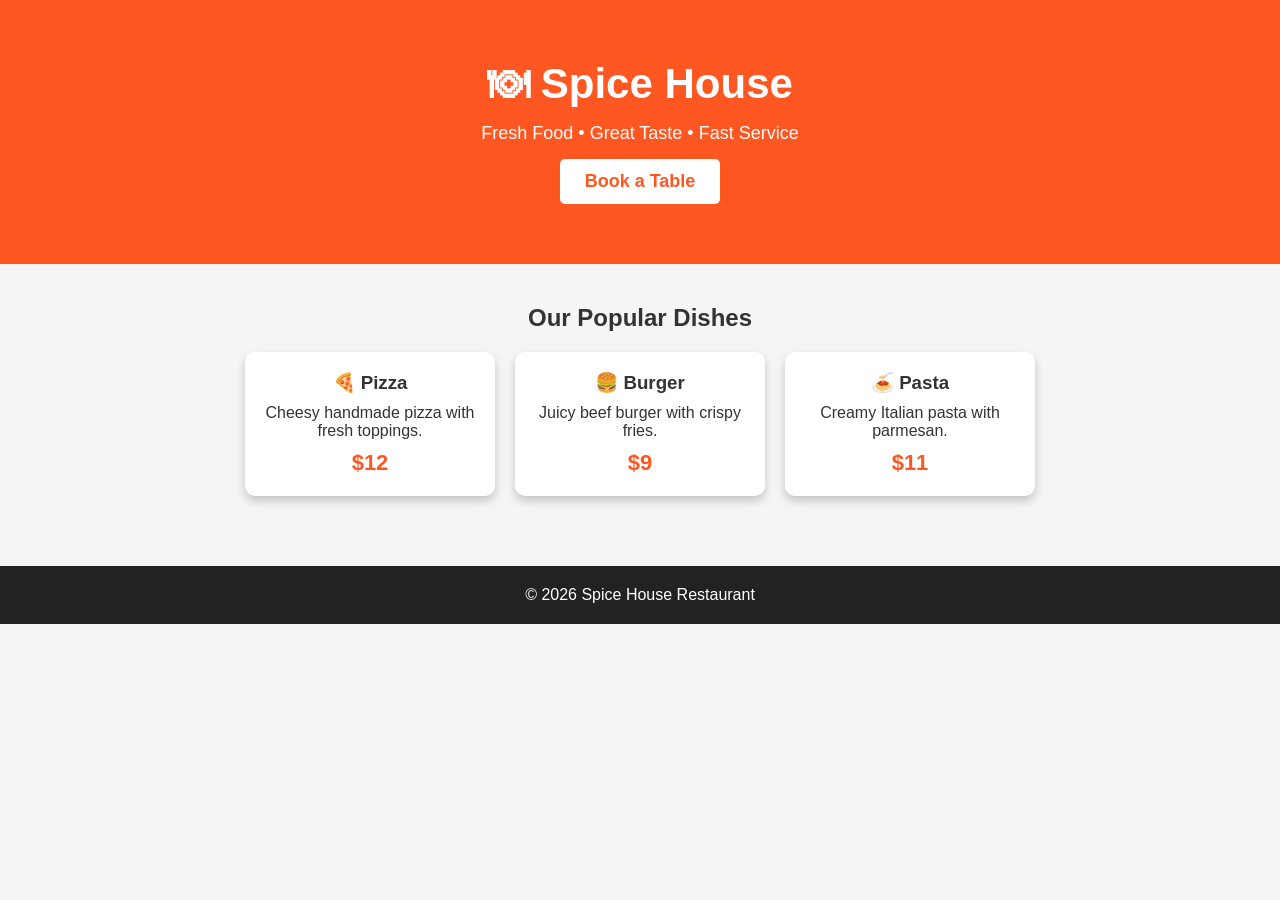
<file: Index.html>
<!DOCTYPE html>
<html lang="en">
<head>
<meta charset="UTF-8">
<meta name="viewport" content="width=device-width, initial-scale=1.0">
<title>Spice House Restaurant</title>

<style>
*{
margin:0;
padding:0;
box-sizing:border-box;
font-family:Arial,sans-serif;
}

body{
background:#f5f5f5;
color:#333;
}

header{
background:#ff5722;
color:white;
text-align:center;
padding:60px 20px;
}

header h1{
font-size:42px;
}

header p{
margin:15px 0;
font-size:18px;
}

button{
padding:12px 25px;
border:none;
background:white;
color:#ff5722;
font-size:18px;
font-weight:bold;
border-radius:5px;
cursor:pointer;
}

section{
padding:40px 20px;
text-align:center;
}

.cards{
display:flex;
flex-wrap:wrap;
justify-content:center;
gap:20px;
margin-top:20px;
}

.card{
background:white;
width:250px;
padding:20px;
border-radius:10px;
box-shadow:0 5px 10px rgba(0,0,0,.2);
}

.card h3{
margin-bottom:10px;
}

.price{
color:#ff5722;
font-size:22px;
font-weight:bold;
margin-top:10px;
}

footer{
background:#222;
color:white;
text-align:center;
padding:20px;
margin-top:30px;
}
</style>

</head>

<body>

<header>
<h1>🍽 Spice House</h1>
<p>Fresh Food • Great Taste • Fast Service</p>
<button>Book a Table</button>
</header>

<section>

<h2>Our Popular Dishes</h2>

<div class="cards">

<div class="card">
<h3>🍕 Pizza</h3>
<p>Cheesy handmade pizza with fresh toppings.</p>
<p class="price">$12</p>
</div>

<div class="card">
<h3>🍔 Burger</h3>
<p>Juicy beef burger with crispy fries.</p>
<p class="price">$9</p>
</div>

<div class="card">
<h3>🍝 Pasta</h3>
<p>Creamy Italian pasta with parmesan.</p>
<p class="price">$11</p>
</div>

</div>

</section>

<footer>
<p>© 2026 Spice House Restaurant</p>
</footer>

</body>
</html>
</file>
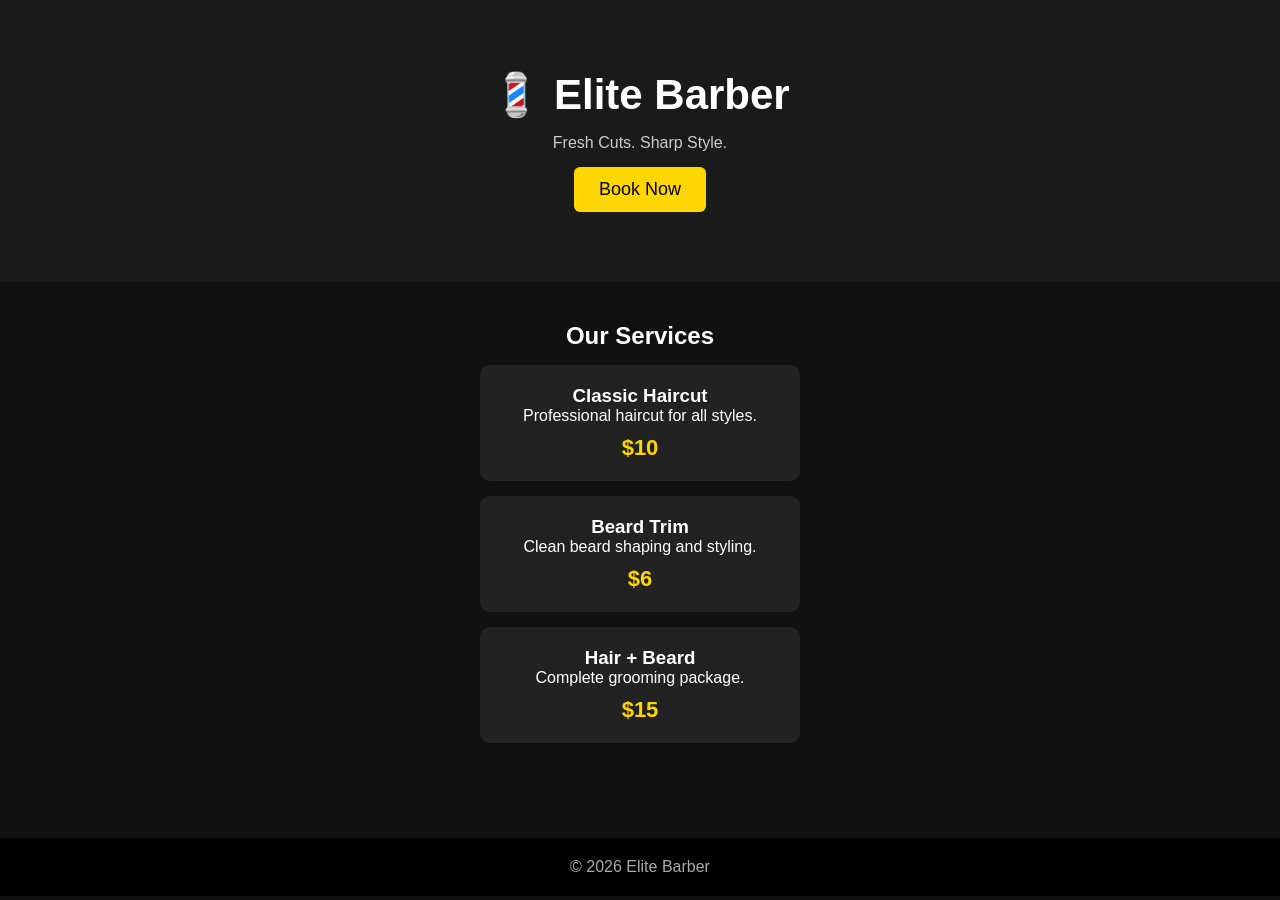
<file: barbershop.html>
<!DOCTYPE html>
<html lang="en">
<head>
<meta charset="UTF-8">
<meta name="viewport" content="width=device-width, initial-scale=1.0">
<title>Elite Barber</title>

<style>
*{
margin:0;
padding:0;
box-sizing:border-box;
font-family:Arial,sans-serif;
}

body{
background:#111;
color:white;
}

header{
text-align:center;
padding:70px 20px;
background:#1a1a1a;
}

h1{
font-size:42px;
}

header p{
margin:15px 0;
color:#ccc;
}

button{
padding:12px 25px;
background:gold;
border:none;
font-size:18px;
cursor:pointer;
border-radius:6px;
}

section{
padding:40px 20px;
text-align:center;
}

.card{
background:#222;
margin:15px auto;
padding:20px;
max-width:320px;
border-radius:10px;
}

.price{
color:gold;
font-size:22px;
margin-top:10px;
font-weight:bold;
}

footer{
background:#000;
padding:20px;
text-align:center;
margin-top:40px;
color:#aaa;
}
</style>
</head>

<body>

<header>
<h1>💈 Elite Barber</h1>
<p>Fresh Cuts. Sharp Style.</p>
<button>Book Now</button>
</header>

<section>
<h2>Our Services</h2>

<div class="card">
<h3>Classic Haircut</h3>
<p>Professional haircut for all styles.</p>
<p class="price">$10</p>
</div>

<div class="card">
<h3>Beard Trim</h3>
<p>Clean beard shaping and styling.</p>
<p class="price">$6</p>
</div>

<div class="card">
<h3>Hair + Beard</h3>
<p>Complete grooming package.</p>
<p class="price">$15</p>
</div>

</section>

<footer>
© 2026 Elite Barber
</footer>

</body>
</html>
</file>
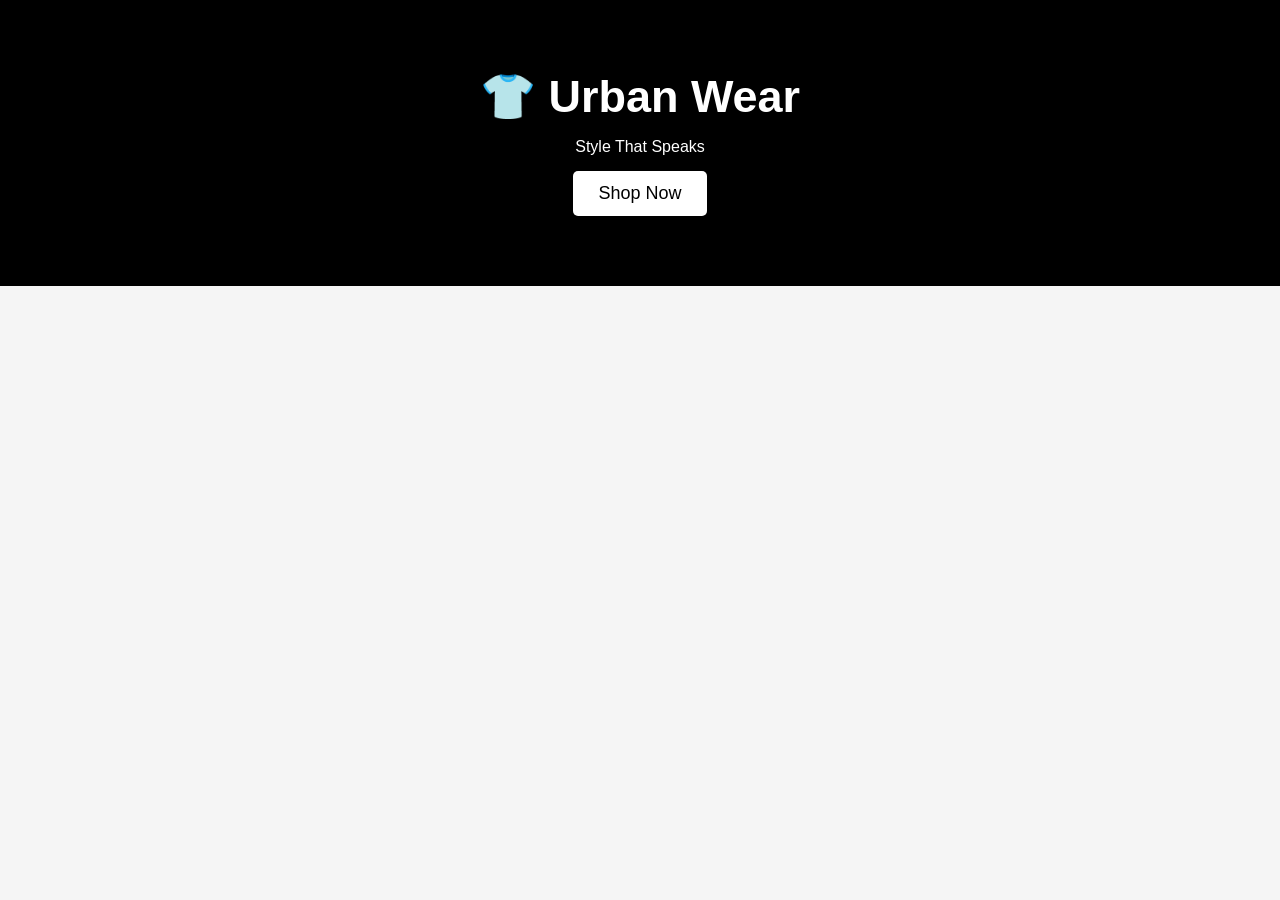
<file: Clothing.html>
<!DOCTYPE html>
<html lang="en">
<head>
<meta charset="UTF-8">
<meta name="viewport" content="width=device-width, initial-scale=1.0">
<title>Urban Wear</title>

<style>
*{margin:0;padding:0;box-sizing:border-box;font-family:Arial,sans-serif;}
body{background:#f5f5f5;color:#222;}
header{background:#000;color:#fff;text-align:center;padding:70px 20px;}
header h1{font-size:45px;}
header p{margin:15px 0;}
button{padding:12px 25px;background:#fff;color:#000;border:none;border-radius:5px;font-size:18px;cursor:pointer;}
section{padding:50px 20px;text-align:center;}
.products{display:flex;flex-wrap:wrap;justify-content:center;gap:20px;}
.product{background:#fff;width:250px;padding:20px;border-radius:10px;box-shadow:0 4px 10px rgba(0,0,0,.15);}
.price{font-size:22px;font-weight:bold;color:#e91e63;margin-top:10px;}
footer{background:#111;color:#fff;text-align:center;padding:20px;}
</style>

</head>
<body>

<header>
<h1>👕 Urban Wear</h1>
<p>Style That Speaks</p>
<button>Shop Now
</file>
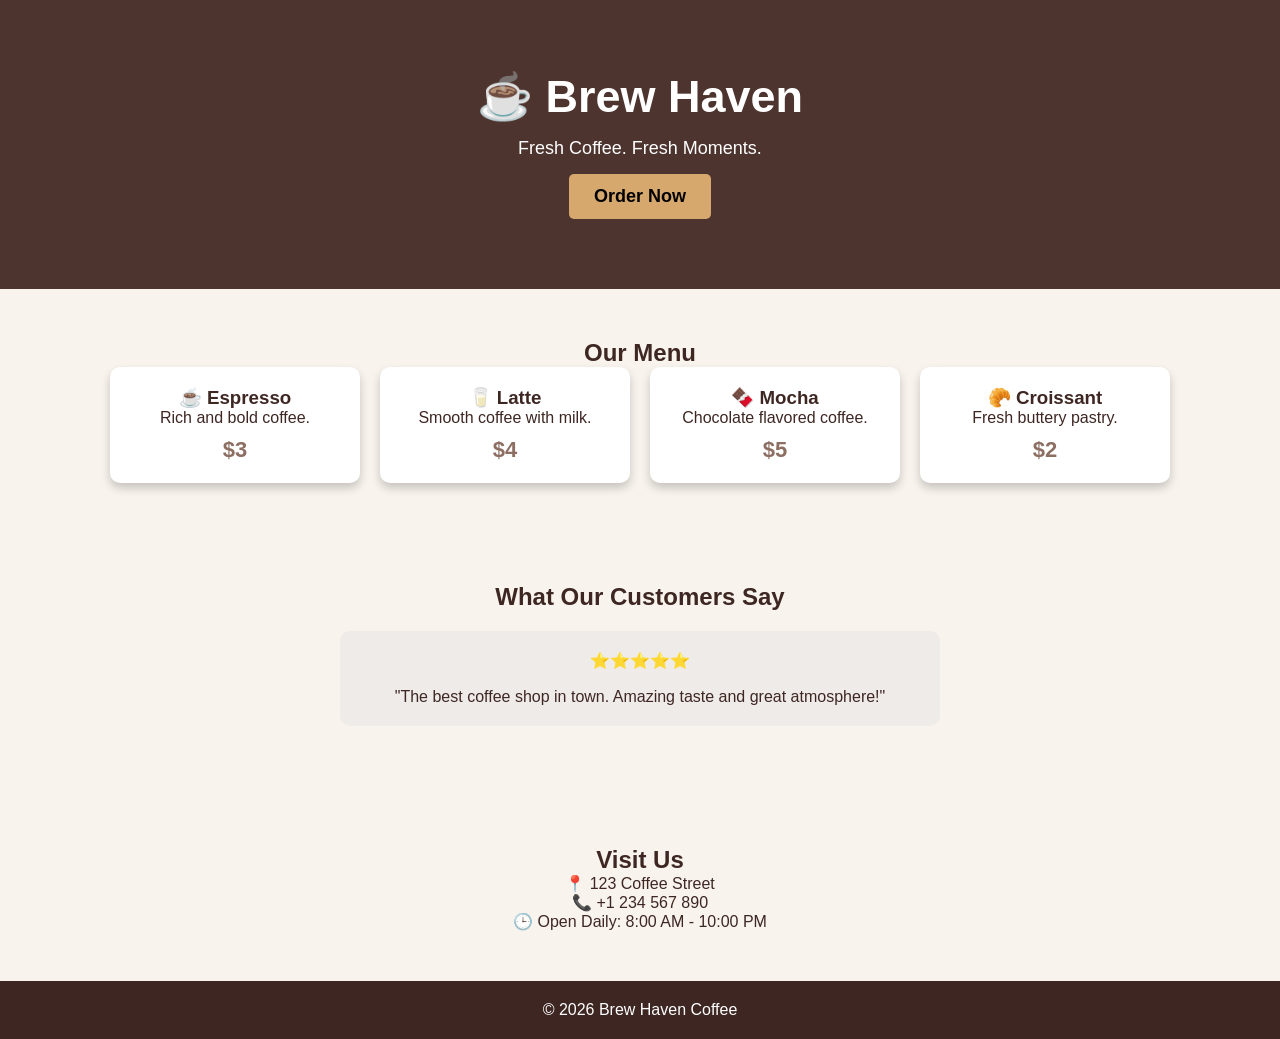
<file: Coffe.html>
<!DOCTYPE html>
<html lang="en">
<head>
<meta charset="UTF-8">
<meta name="viewport" content="width=device-width, initial-scale=1.0">
<title>Brew Haven Coffee</title>

<style>
*{
margin:0;
padding:0;
box-sizing:border-box;
font-family:Arial,sans-serif;
}

body{
background:#f8f3ed;
color:#3e2723;
}

header{
background:#4e342e;
color:white;
text-align:center;
padding:70px 20px;
}

header h1{
font-size:45px;
}

header p{
margin:15px 0;
font-size:18px;
}

button{
padding:12px 25px;
background:#d7a86e;
border:none;
border-radius:5px;
font-size:18px;
font-weight:bold;
cursor:pointer;
}

section{
padding:50px 20px;
text-align:center;
}

.cards{
display:flex;
flex-wrap:wrap;
justify-content:center;
gap:20px;
}

.card{
background:white;
width:250px;
padding:20px;
border-radius:10px;
box-shadow:0 5px 10px rgba(0,0,0,.2);
}

.price{
font-size:22px;
font-weight:bold;
color:#8d6e63;
margin-top:10px;
}

.review{
background:#efebe9;
padding:20px;
margin:20px auto;
max-width:600px;
border-radius:10px;
}

footer{
background:#3e2723;
color:white;
text-align:center;
padding:20px;
}
</style>
</head>

<body>

<header>
<h1>☕ Brew Haven</h1>
<p>Fresh Coffee. Fresh Moments.</p>
<button>Order Now</button>
</header>

<section>
<h2>Our Menu</h2>

<div class="cards">

<div class="card">
<h3>☕ Espresso</h3>
<p>Rich and bold coffee.</p>
<p class="price">$3</p>
</div>

<div class="card">
<h3>🥛 Latte</h3>
<p>Smooth coffee with milk.</p>
<p class="price">$4</p>
</div>

<div class="card">
<h3>🍫 Mocha</h3>
<p>Chocolate flavored coffee.</p>
<p class="price">$5</p>
</div>

<div class="card">
<h3>🥐 Croissant</h3>
<p>Fresh buttery pastry.</p>
<p class="price">$2</p>
</div>

</div>

</section>

<section>
<h2>What Our Customers Say</h2>

<div class="review">
⭐⭐⭐⭐⭐ <br><br>
"The best coffee shop in town. Amazing taste and great atmosphere!"
</div>

</section>

<section>
<h2>Visit Us</h2>
<p>📍 123 Coffee Street</p>
<p>📞 +1 234 567 890</p>
<p>🕒 Open Daily: 8:00 AM - 10:00 PM</p>
</section>

<footer>
<p>© 2026 Brew Haven Coffee</p>
</footer>

</body>
</html>
</file>
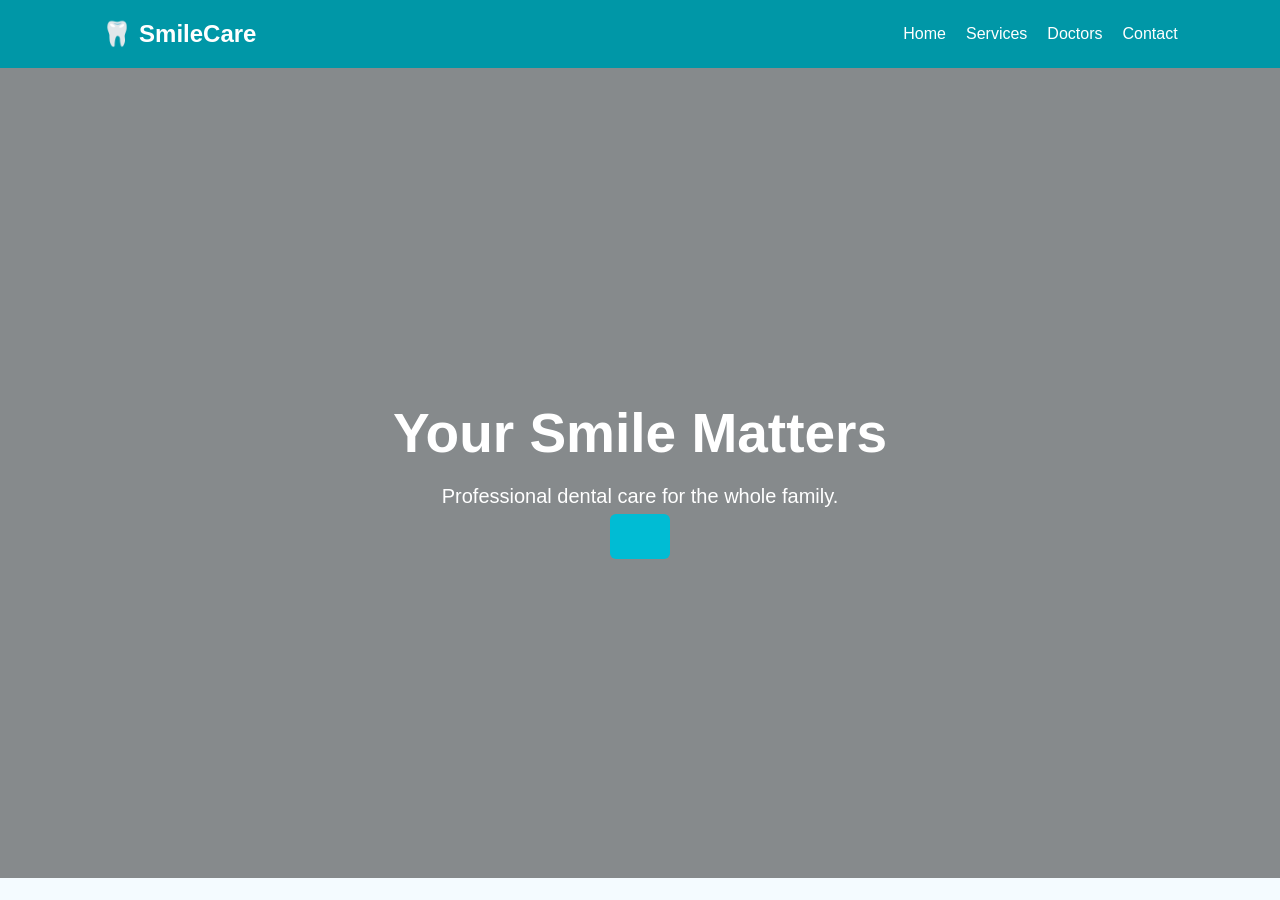
<file: Dental.html>
<!DOCTYPE html>
<html lang="en">
<head>
<meta charset="UTF-8">
<meta name="viewport" content="width=device-width, initial-scale=1.0">
<title>SmileCare Dental</title>

<style>
*{margin:0;padding:0;box-sizing:border-box;font-family:Arial,sans-serif;}
body{background:#f4fbff;color:#333;}
nav{display:flex;justify-content:space-between;align-items:center;padding:20px 8%;background:#0097a7;color:#fff;}
nav ul{display:flex;list-style:none;gap:20px;}
nav a{text-decoration:none;color:#fff;}
.hero{
height:90vh;
background:linear-gradient(rgba(0,0,0,.45),rgba(0,0,0,.45)),
url("https://images.unsplash.com/photo-1629909613654-28e377c37b09") center/cover;
display:flex;
justify-content:center;
align-items:center;
text-align:center;
color:#fff;
}
.hero h1{font-size:55px;}
.hero p{margin:20px 0;font-size:20px;}
.btn{
background:#00bcd4;
padding:14px 30px;
border-radius:6px;
text-decoration:none;
color:#fff;
}
section{padding:70px 8%;}
.title{text-align:center;font-size:36px;margin-bottom:40px;}
.cards{
display:flex;
flex-wrap:wrap;
justify-content:center;
gap:20px;
}
.card{
background:#fff;
width:280px;
padding:25px;
border-radius:10px;
box-shadow:0 5px 15px rgba(0,0,0,.15);
text-align:center;
}
footer{
background:#0097a7;
color:#fff;
text-align:center;
padding:25px;
}
</style>
</head>

<body>

<nav>
<h2>🦷 SmileCare</h2>
<ul>
<li><a href="#">Home</a></li>
<li><a href="#">Services</a></li>
<li><a href="#">Doctors</a></li>
<li><a href="#">Contact</a></li>
</ul>
</nav>

<div class="hero">
<div>
<h1>Your Smile Matters</h1>
<p>Professional dental care for the whole family.</p>
<a href="#" class="btn">
</file>
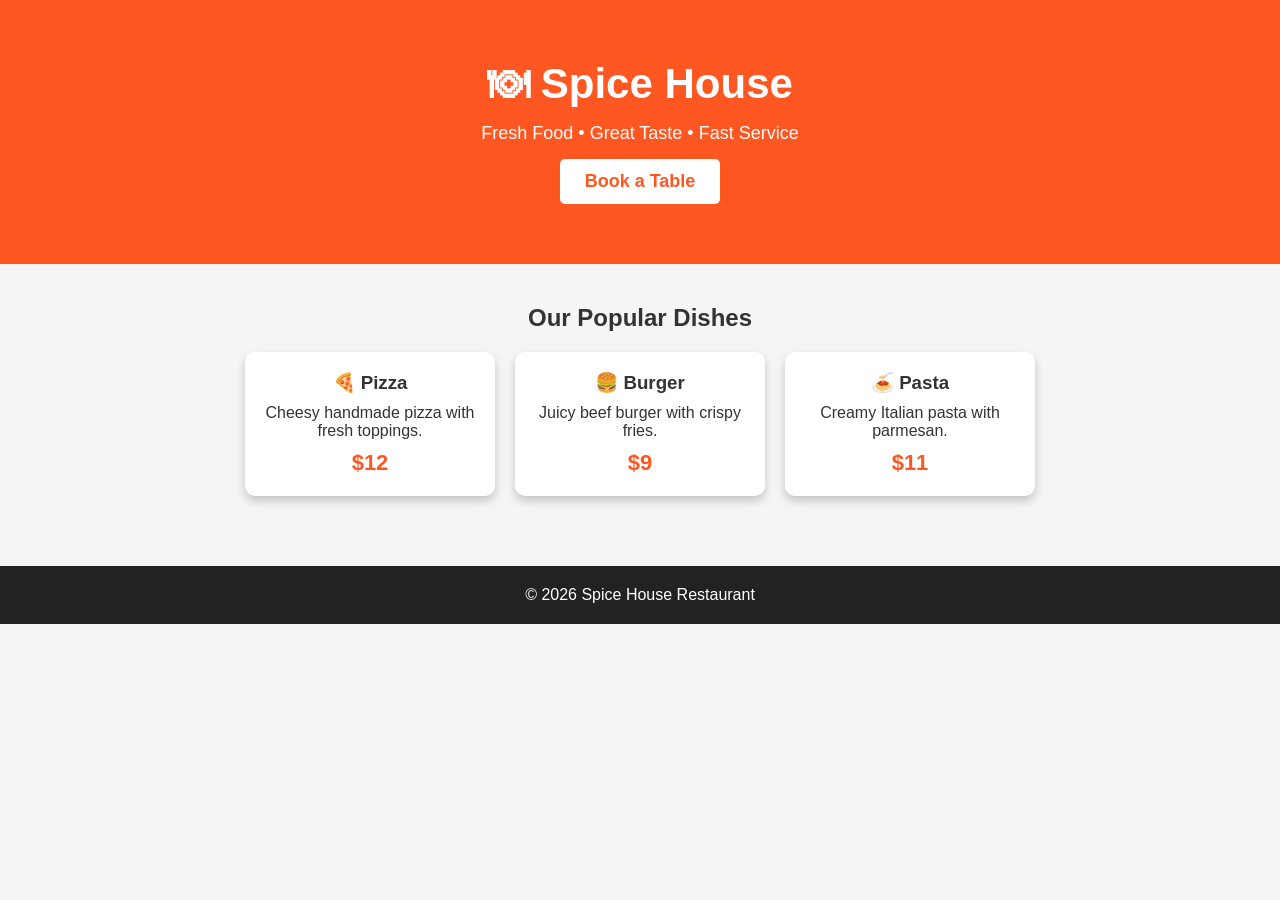
<file: Portofile.html>
<!DOCTYPE html>
<html lang="en">
<head>
<meta charset="UTF-8">
<meta name="viewport" content="width=device-width, initial-scale=1.0">
<title>Spice House Restaurant</title>

<style>
*{
margin:0;
padding:0;
box-sizing:border-box;
font-family:Arial,sans-serif;
}

body{
background:#f5f5f5;
color:#333;
}

header{
background:#ff5722;
color:white;
text-align:center;
padding:60px 20px;
}

header h1{
font-size:42px;
}

header p{
margin:15px 0;
font-size:18px;
}

button{
padding:12px 25px;
border:none;
background:white;
color:#ff5722;
font-size:18px;
font-weight:bold;
border-radius:5px;
cursor:pointer;
}

section{
padding:40px 20px;
text-align:center;
}

.cards{
display:flex;
flex-wrap:wrap;
justify-content:center;
gap:20px;
margin-top:20px;
}

.card{
background:white;
width:250px;
padding:20px;
border-radius:10px;
box-shadow:0 5px 10px rgba(0,0,0,.2);
}

.card h3{
margin-bottom:10px;
}

.price{
color:#ff5722;
font-size:22px;
font-weight:bold;
margin-top:10px;
}

footer{
background:#222;
color:white;
text-align:center;
padding:20px;
margin-top:30px;
}
</style>

</head>

<body>

<header>
<h1>🍽 Spice House</h1>
<p>Fresh Food • Great Taste • Fast Service</p>
<button>Book a Table</button>
</header>

<section>

<h2>Our Popular Dishes</h2>

<div class="cards">

<div class="card">
<h3>🍕 Pizza</h3>
<p>Cheesy handmade pizza with fresh toppings.</p>
<p class="price">$12</p>
</div>

<div class="card">
<h3>🍔 Burger</h3>
<p>Juicy beef burger with crispy fries.</p>
<p class="price">$9</p>
</div>

<div class="card">
<h3>🍝 Pasta</h3>
<p>Creamy Italian pasta with parmesan.</p>
<p class="price">$11</p>
</div>

</div>

</section>

<footer>
<p>© 2026 Spice House Restaurant</p>
</footer>

</body>
</html>
</file>
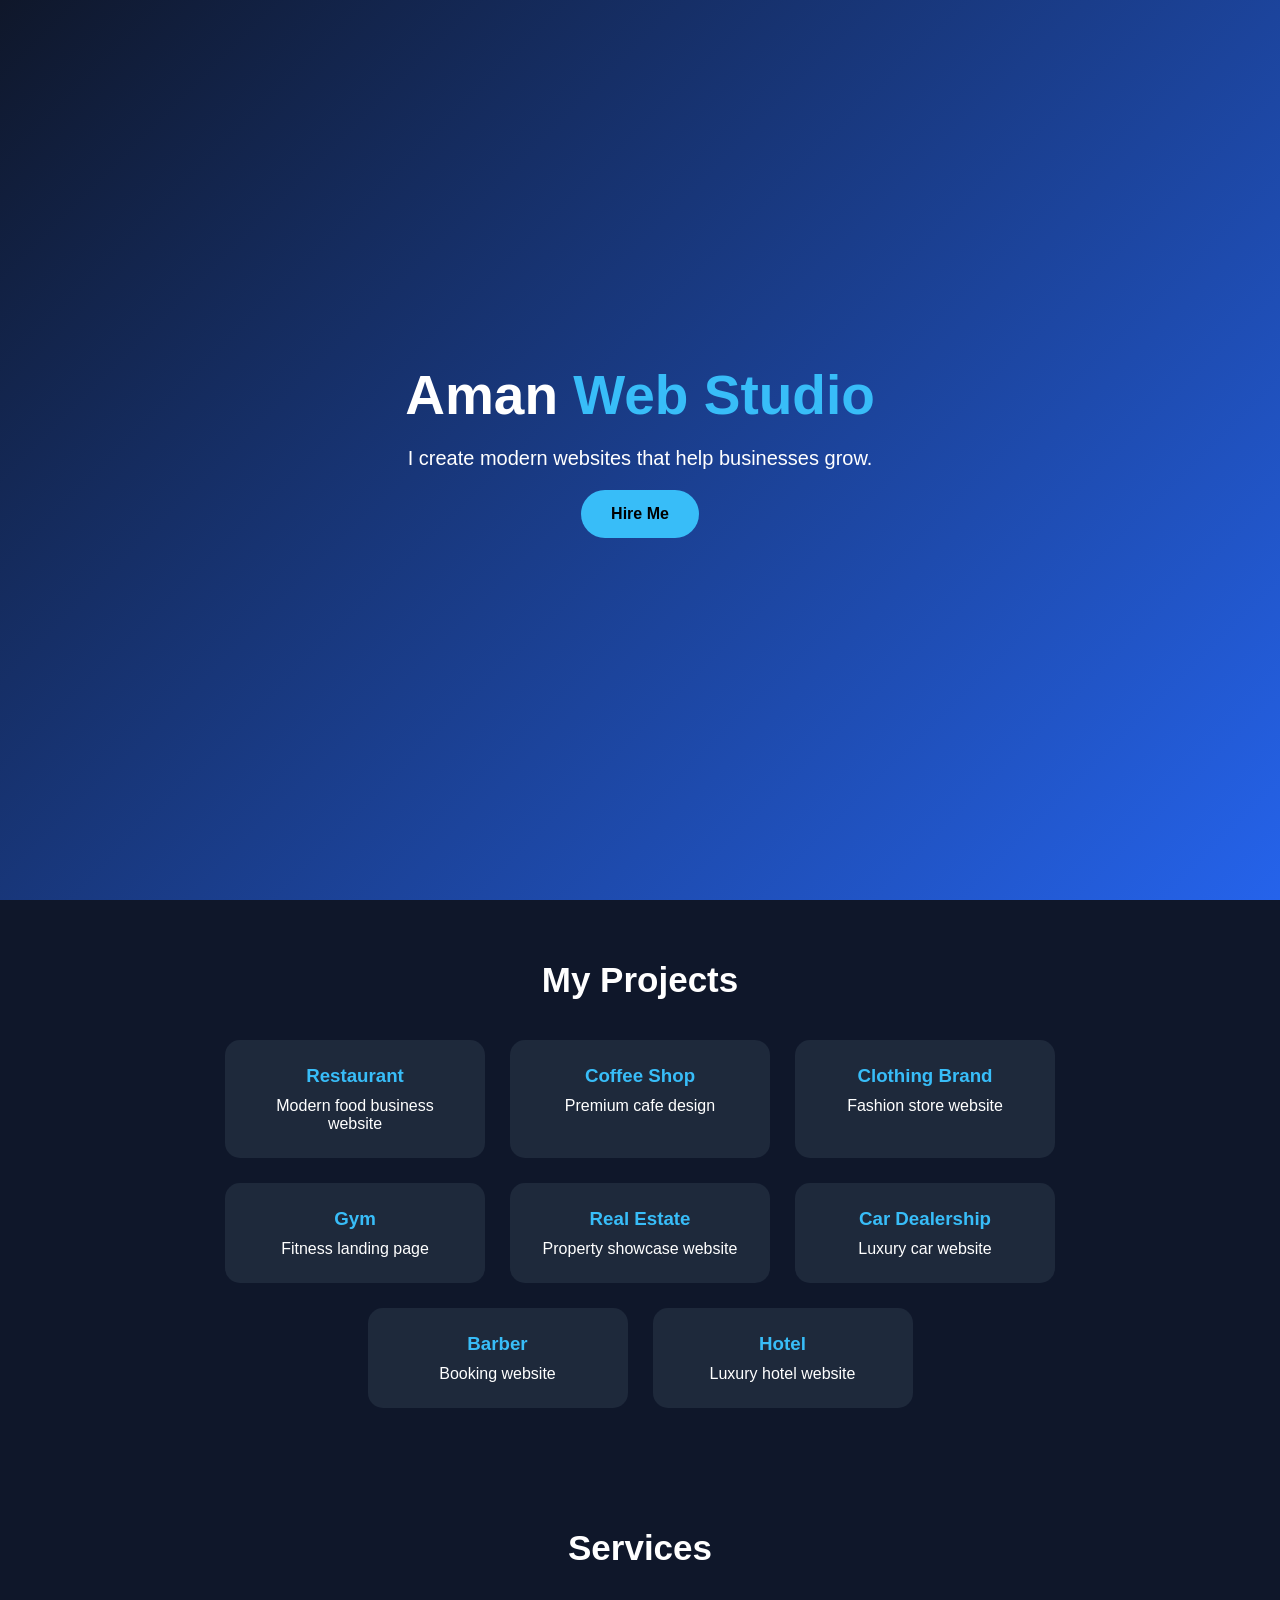
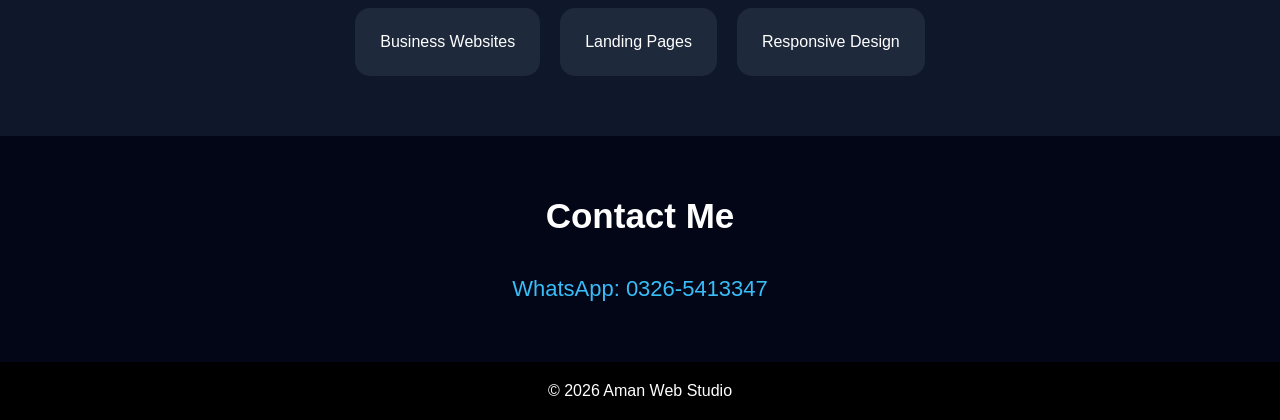
<file: Protofile.html>
<!DOCTYPE html>
<html>
<head>
<title>Aman Web Studio</title>

<style>
*{
margin:0;
padding:0;
box-sizing:border-box;
font-family:Arial,sans-serif;
}

body{
background:#0f172a;
color:white;
}

.hero{
height:100vh;
display:flex;
align-items:center;
justify-content:center;
text-align:center;
padding:20px;
background:linear-gradient(135deg,#0f172a,#2563eb);
}

.hero h1{
font-size:55px;
}

.hero span{
color:#38bdf8;
}

.hero p{
font-size:20px;
margin:20px 0;
}

.btn{
display:inline-block;
padding:15px 30px;
background:#38bdf8;
color:#000;
text-decoration:none;
border-radius:30px;
font-weight:bold;
}

section{
padding:60px 10%;
}

h2{
text-align:center;
font-size:35px;
margin-bottom:40px;
}

.cards{
display:flex;
flex-wrap:wrap;
gap:25px;
justify-content:center;
}

.card{
background:#1e293b;
width:260px;
padding:25px;
border-radius:15px;
text-align:center;
transition:.3s;
}

.card:hover{
transform:translateY(-10px);
}

.card h3{
color:#38bdf8;
margin-bottom:10px;
}

.services{
display:flex;
justify-content:center;
gap:20px;
flex-wrap:wrap;
}

.services div{
background:#1e293b;
padding:25px;
border-radius:15px;
}

.contact{
text-align:center;
background:#020617;
}

.contact a{
color:#38bdf8;
font-size:22px;
text-decoration:none;
}

footer{
text-align:center;
padding:20px;
background:#000;
}
</style>

</head>

<body>

<div class="hero">

<div>
<h1>Aman <span>Web Studio</span></h1>

<p>I create modern websites that help businesses grow.</p>

<a class="btn" href="https://wa.me/923265413347">
Hire Me
</a>

</div>

</div>


<section>

<h2>My Projects</h2>

<div class="cards">

<div class="card">
<h3>Restaurant</h3>
<p>Modern food business website</p>
</div>

<div class="card">
<h3>Coffee Shop</h3>
<p>Premium cafe design</p>
</div>

<div class="card">
<h3>Clothing Brand</h3>
<p>Fashion store website</p>
</div>

<div class="card">
<h3>Gym</h3>
<p>Fitness landing page</p>
</div>

<div class="card">
<h3>Real Estate</h3>
<p>Property showcase website</p>
</div>

<div class="card">
<h3>Car Dealership</h3>
<p>Luxury car website</p>
</div>

<div class="card">
<h3>Barber</h3>
<p>Booking website</p>
</div>

<div class="card">
<h3>Hotel</h3>
<p>Luxury hotel website</p>
</div>

</div>

</section>


<section>

<h2>Services</h2>

<div class="services">

<div>Business Websites</div>
<div>Landing Pages</div>
<div>Responsive Design</div>

</div>

</section>


<section class="contact">

<h2>Contact Me</h2>

<a href="https://wa.me/923265413347">
WhatsApp: 0326-5413347
</a>

</section>


<footer>
© 2026 Aman Web Studio
</footer>


</body>
</html>
</file>
